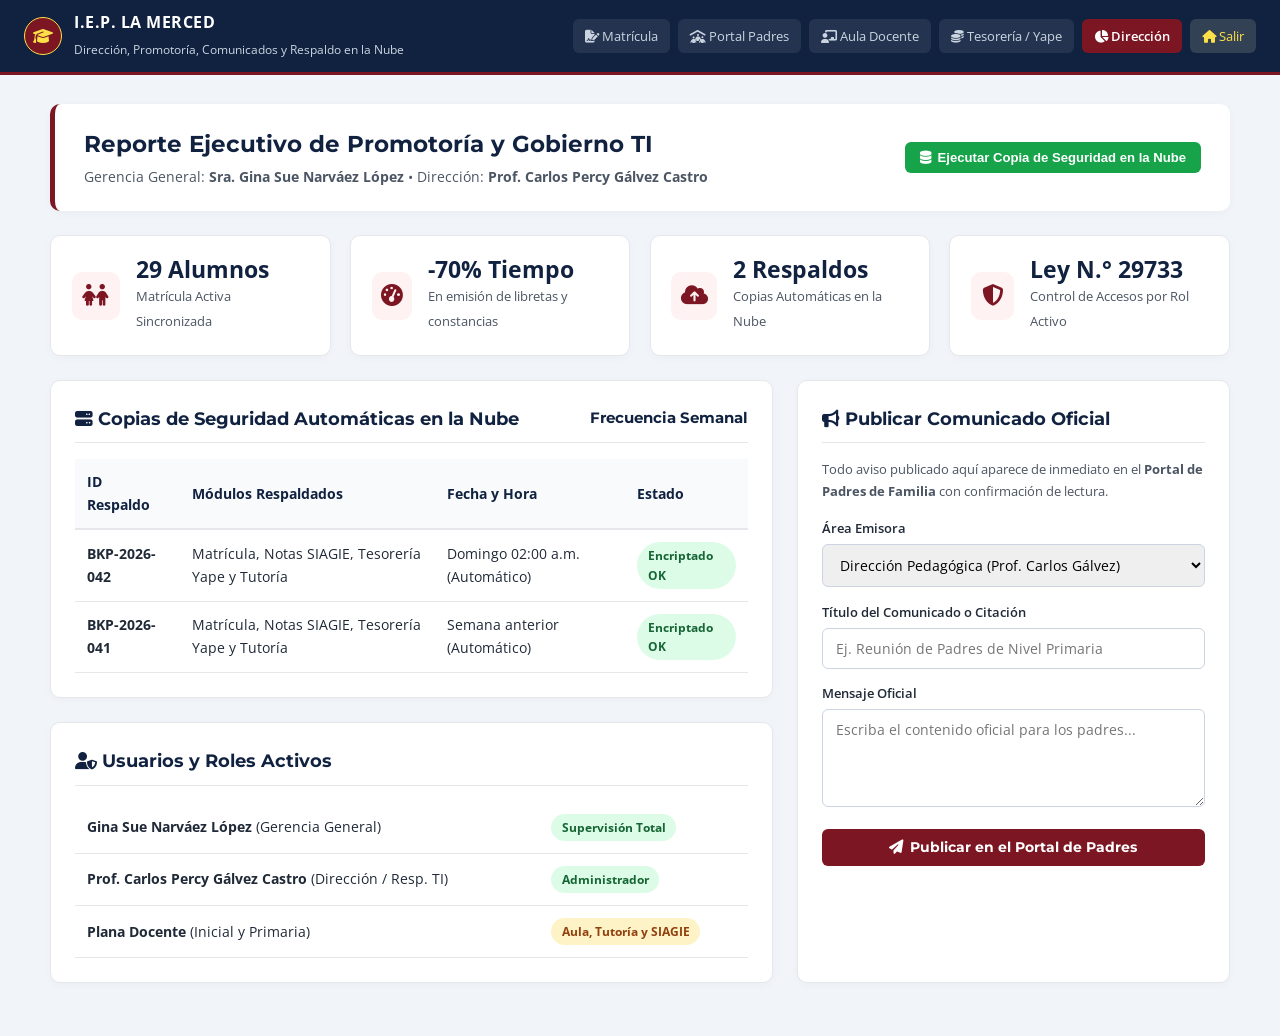
<file: admin-cloud.html>
<!DOCTYPE html>
<html lang="es">
<head>
    <meta charset="UTF-8">
    <meta name="viewport" content="width=device-width, initial-scale=1.0">
    <title>Panel Directivo y Seguridad Cloud | I.E.P. La Merced</title>
    <link rel="stylesheet" href="css/styles.css">
    <link rel="stylesheet" href="css/intranet.css">
    <link rel="stylesheet" href="https://cdnjs.cloudflare.com/ajax/libs/font-awesome/6.4.0/css/all.min.css">
    <link href="https://fonts.googleapis.com/css2?family=Montserrat:wght@600;700;800&family=Open+Sans:wght@400;600&display=swap" rel="stylesheet">
</head>
<body class="intranet-body">

    <header class="intra-topbar">
        <a href="index.html" class="intra-brand">
            <i class="fa-solid fa-graduation-cap"></i>
            <div>
                <strong>I.E.P. LA MERCED</strong>
                <span>Dirección, Promotoría, Comunicados y Respaldo en la Nube</span>
            </div>
        </a>
        <nav class="role-switcher">
            <a href="matricula.html"><i class="fa-solid fa-file-signature"></i> Matrícula</a>
            <a href="padres.html"><i class="fa-solid fa-people-roof"></i> Portal Padres</a>
            <a href="docente.html"><i class="fa-solid fa-chalkboard-user"></i> Aula Docente</a>
            <a href="pensiones.html"><i class="fa-solid fa-coins"></i> Tesorería / Yape</a>
            <a href="admin-cloud.html" class="active"><i class="fa-solid fa-chart-pie"></i> Dirección</a>
            <a href="index.html" class="btn-exit"><i class="fa-solid fa-house"></i> Salir</a>
        </nav>
    </header>

    <main class="intra-layout">
        <div class="page-header">
            <div>
                <h1>Reporte Ejecutivo de Promotoría y Gobierno TI</h1>
                <p>Gerencia General: <strong>Sra. Gina Sue Narváez López</strong> • Dirección: <strong>Prof. Carlos Percy Gálvez Castro</strong></p>
            </div>
            <div>
                <button onclick="ejecutarBackupManual()" class="btn-action btn-success">
                    <i class="fa-solid fa-database"></i> Ejecutar Copia de Seguridad en la Nube
                </button>
            </div>
        </div>

        <!-- INDICADORES DE GESTIÓN INSTITUCIONAL EN TIEMPO REAL -->
        <div class="kpi-grid">
            <div class="kpi-card">
                <div class="kpi-icon"><i class="fa-solid fa-children"></i></div>
                <div>
                    <strong id="kpiTotalAlumnos">29 Alumnos</strong>
                    <span>Matrícula Activa Sincronizada</span>
                </div>
            </div>
            <div class="kpi-card">
                <div class="kpi-icon"><i class="fa-solid fa-gauge-high"></i></div>
                <div>
                    <strong>-70% Tiempo</strong>
                    <span>En emisión de libretas y constancias</span>
                </div>
            </div>
            <div class="kpi-card">
                <div class="kpi-icon"><i class="fa-solid fa-cloud-arrow-up"></i></div>
                <div>
                    <strong id="kpiTotalBackups">2 Respaldos</strong>
                    <span>Copias Automáticas en la Nube</span>
                </div>
            </div>
            <div class="kpi-card">
                <div class="kpi-icon"><i class="fa-solid fa-shield-halved"></i></div>
                <div>
                    <strong>Ley N.° 29733</strong>
                    <span>Control de Accesos por Rol Activo</span>
                </div>
            </div>
        </div>

        <div class="panel-grid">
            <!-- HISTORIAL DE COPIAS DE SEGURIDAD AUTOMÁTICAS -->
            <div>
                <div class="panel-card">
                    <h3><span><i class="fa-solid fa-server"></i> Copias de Seguridad Automáticas en la Nube</span> <small>Frecuencia Semanal</small></h3>
                    <div class="table-responsive">
                        <table class="school-table">
                            <thead>
                                <tr>
                                    <th>ID Respaldo</th>
                                    <th>Módulos Respaldados</th>
                                    <th>Fecha y Hora</th>
                                    <th>Estado</th>
                                </tr>
                            </thead>
                            <tbody id="tbodyBackups"></tbody>
                        </table>
                    </div>
                    <div id="msgBackup" class="alert-banner"></div>
                </div>

                <div class="panel-card">
                    <h3><span><i class="fa-solid fa-user-shield"></i> Usuarios y Roles Activos</span></h3>
                    <table class="school-table">
                        <tbody>
                            <tr>
                                <td><strong>Gina Sue Narváez López</strong> (Gerencia General)</td>
                                <td><span class="badge badge-paid">Supervisión Total</span></td>
                            </tr>
                            <tr>
                                <td><strong>Prof. Carlos Percy Gálvez Castro</strong> (Dirección / Resp. TI)</td>
                                <td><span class="badge badge-paid">Administrador</span></td>
                            </tr>
                            <tr>
                                <td><strong>Plana Docente</strong> (Inicial y Primaria)</td>
                                <td><span class="badge badge-pending">Aula, Tutoría y SIAGIE</span></td>
                            </tr>
                        </tbody>
                    </table>
                </div>
            </div>

            <!-- PUBLICADOR DE COMUNICADOS OFICIALES PARA EL PORTAL DE PADRES -->
            <div class="panel-card">
                <h3><span><i class="fa-solid fa-bullhorn"></i> Publicar Comunicado Oficial</span></h3>
                <p style="font-size:0.84rem; color:#4b5563; margin-bottom:1rem;">Todo aviso publicado aquí aparece de inmediato en el <strong>Portal de Padres de Familia</strong> con confirmación de lectura.</p>

                <form id="formComunicado" onsubmit="publicarComunicadoNuevo(event)">
                    <div class="input-group">
                        <label>Área Emisora</label>
                        <select id="comAutor">
                            <option value="DIRECCIÓN PEDAGÓGICA: Prof. Carlos Percy Gálvez Castro">Dirección Pedagógica (Prof. Carlos Gálvez)</option>
                            <option value="GERENCIA GENERAL: Sra. Gina Sue Narváez López">Gerencia y Administración (Sra. Gina Narváez)</option>
                            <option value="DEPARTAMENTO DE TUTORÍA Y APOYO PSICOLÓGICO">Tutoría y Apoyo Psicológico</option>
                        </select>
                    </div>

                    <div class="input-group">
                        <label>Título del Comunicado o Citación</label>
                        <input type="text" id="comTitulo" placeholder="Ej. Reunión de Padres de Nivel Primaria" required>
                    </div>

                    <div class="input-group">
                        <label>Mensaje Oficial</label>
                        <textarea id="comContenido" rows="4" placeholder="Escriba el contenido oficial para los padres..." required></textarea>
                    </div>

                    <button type="submit" class="btn-intranet btn-full" style="justify-content:center;">
                        <i class="fa-solid fa-paper-plane"></i> Publicar en el Portal de Padres
                    </button>
                </form>

                <div id="msgComunicado" class="alert-banner"></div>
            </div>
        </div>
    </main>

    <script src="js/database.js"></script>
    <script>
        function renderAdminCloud() {
            const db = getDB();
            document.getElementById('kpiTotalAlumnos').textContent = `${25 + db.estudiantes.length} Alumnos`;
            document.getElementById('kpiTotalBackups').textContent = `${db.backups.length} Respaldos`;

            const tbody = document.getElementById('tbodyBackups');
            tbody.innerHTML = '';
            db.backups.forEach(b => {
                tbody.innerHTML += `
                    <tr>
                        <td><strong>${b.id}</strong></td>
                        <td>${b.modulos}</td>
                        <td>${b.fecha}</td>
                        <td><span class="badge badge-paid">${b.estado}</span></td>
                    </tr>
                `;
            });
        }

        function ejecutarBackupManual() {
            const db = getDB();
            const ahora = new Date().toLocaleString('es-PE');
            db.backups.unshift({
                id: `BKP-CLOUD-${Math.floor(100 + Math.random() * 900)}`,
                modulos: `Base de Datos Completa (${db.estudiantes.length} fichas activas, Yape y SIAGIE)`,
                fecha: ahora,
                estado: "Respaldado en Cloud"
            });
            saveDB(db);
            renderAdminCloud();

            const msg = document.getElementById('msgBackup');
            msg.style.display = 'block';
            msg.innerHTML = `<i class="fa-solid fa-circle-check"></i> Copia de seguridad completada (${ahora}). Cero riesgo de pérdida de información.`;
        }

        function publicarComunicadoNuevo(e) {
            e.preventDefault();
            const db = getDB();
            const autor = document.getElementById('comAutor').value;
            const titulo = document.getElementById('comTitulo').value;
            const contenido = document.getElementById('comContenido').value;

            db.comunicados.unshift({
                id: Date.now(),
                autor,
                fecha: "Publicado hoy",
                titulo,
                contenido,
                leido: false,
                color: "#7c1623"
            });

            saveDB(db);
            document.getElementById('formComunicado').reset();
            const msg = document.getElementById('msgComunicado');
            msg.style.display = 'block';
            msg.innerHTML = `<i class="fa-solid fa-circle-check"></i> Comunicado publicado. Ya puedes abrir la pestaña <strong>Portal Padres</strong> para verlo en el primer lugar del muro.`;
        }

        renderAdminCloud();
    </script>
</body>
</html>
</file>
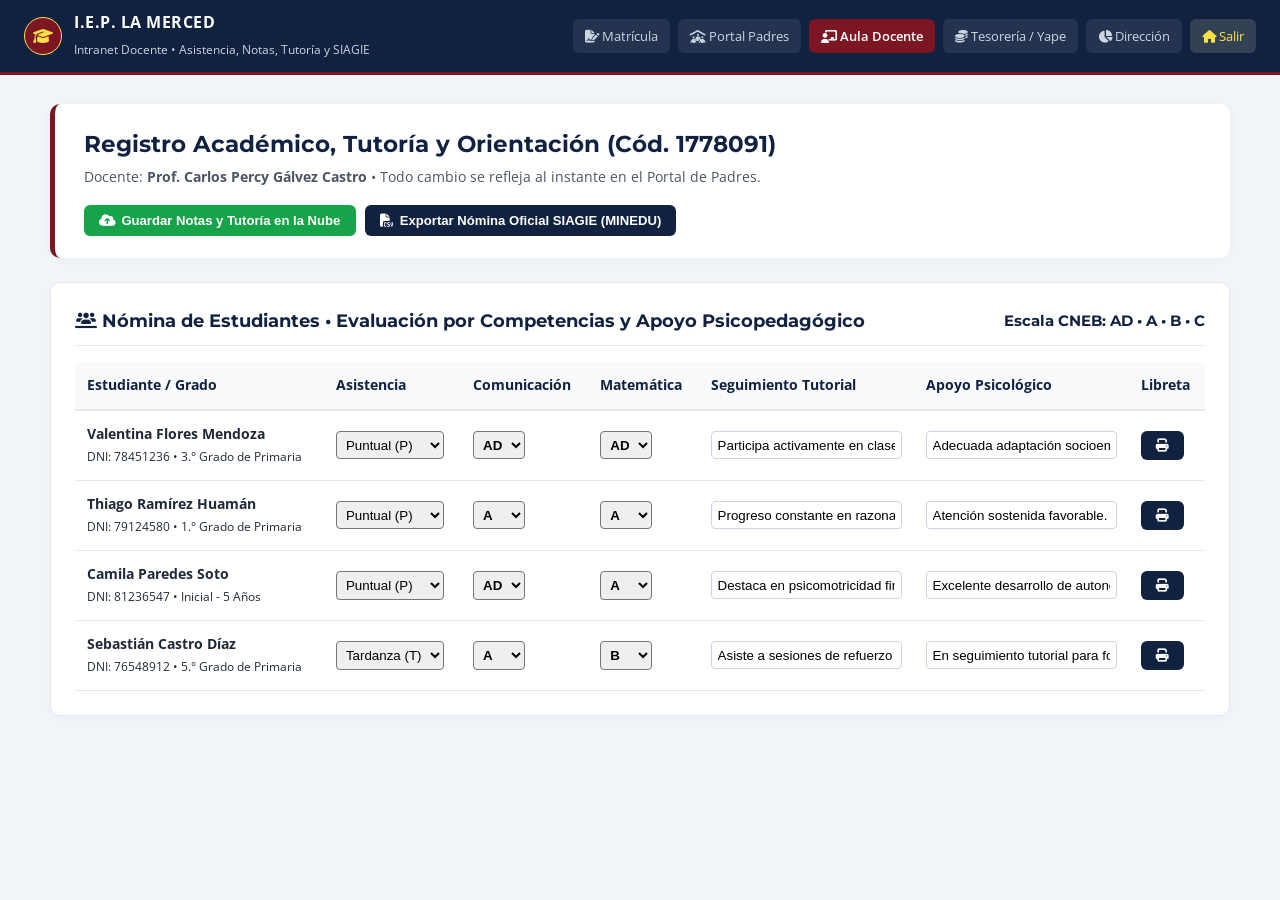
<file: docente.html>
<!DOCTYPE html>
<html lang="es">
<head>
    <meta charset="UTF-8">
    <meta name="viewport" content="width=device-width, initial-scale=1.0">
    <title>Intranet Docente, Tutoría y SIAGIE | I.E.P. La Merced</title>
    <link rel="stylesheet" href="css/styles.css">
    <link rel="stylesheet" href="css/intranet.css">
    <link rel="stylesheet" href="https://cdnjs.cloudflare.com/ajax/libs/font-awesome/6.4.0/css/all.min.css">
    <link href="https://fonts.googleapis.com/css2?family=Montserrat:wght@600;700;800&family=Open+Sans:wght@400;600&display=swap" rel="stylesheet">
</head>
<body class="intranet-body">

    <header class="intra-topbar">
        <a href="index.html" class="intra-brand">
            <i class="fa-solid fa-graduation-cap"></i>
            <div>
                <strong>I.E.P. LA MERCED</strong>
                <span>Intranet Docente • Asistencia, Notas, Tutoría y SIAGIE</span>
            </div>
        </a>
        <nav class="role-switcher">
            <a href="matricula.html"><i class="fa-solid fa-file-signature"></i> Matrícula</a>
            <a href="padres.html"><i class="fa-solid fa-people-roof"></i> Portal Padres</a>
            <a href="docente.html" class="active"><i class="fa-solid fa-chalkboard-user"></i> Aula Docente</a>
            <a href="pensiones.html"><i class="fa-solid fa-coins"></i> Tesorería / Yape</a>
            <a href="admin-cloud.html"><i class="fa-solid fa-chart-pie"></i> Dirección</a>
            <a href="index.html" class="btn-exit"><i class="fa-solid fa-house"></i> Salir</a>
        </nav>
    </header>

    <main class="intra-layout">
        <div class="page-header">
            <div>
                <h1>Registro Académico, Tutoría y Orientación (Cód. 1778091)</h1>
                <p>Docente: <strong>Prof. Carlos Percy Gálvez Castro</strong> • Todo cambio se refleja al instante en el Portal de Padres.</p>
            </div>
            <div style="display:flex; gap:0.6rem; flex-wrap:wrap;">
                <button onclick="guardarCambiosDocente()" class="btn-action btn-success">
                    <i class="fa-solid fa-cloud-arrow-up"></i> Guardar Notas y Tutoría en la Nube
                </button>
                <button onclick="exportarSIAGIE()" class="btn-action">
                    <i class="fa-solid fa-file-csv"></i> Exportar Nómina Oficial SIAGIE (MINEDU)
                </button>
            </div>
        </div>

        <div class="panel-card">
            <h3>
                <span><i class="fa-solid fa-users-line"></i> Nómina de Estudiantes • Evaluación por Competencias y Apoyo Psicopedagógico</span>
                <small>Escala CNEB: AD • A • B • C</small>
            </h3>

            <div class="table-responsive">
                <table class="school-table" id="tablaDocente">
                    <thead>
                        <tr>
                            <th>Estudiante / Grado</th>
                            <th>Asistencia</th>
                            <th>Comunicación</th>
                            <th>Matemática</th>
                            <th>Seguimiento Tutorial</th>
                            <th>Apoyo Psicológico</th>
                            <th>Libreta</th>
                        </tr>
                    </thead>
                    <tbody id="tbodyDocente"></tbody>
                </table>
            </div>

            <div id="msgDocente" class="alert-banner"></div>
        </div>
    </main>

    <script src="js/database.js"></script>
    <script>
        function renderAulaDocente() {
            const db = getDB();
            const tbody = document.getElementById('tbodyDocente');
            tbody.innerHTML = '';

            db.estudiantes.forEach((est, idx) => {
                tbody.innerHTML += `
                    <tr data-dni="${est.dni}">
                        <td><strong>${est.nombre}</strong><br><small>DNI: ${est.dni} • ${est.grado}</small></td>
                        <td>
                            <select class="in-asist" style="padding:0.3rem; border-radius:4px;">
                                <option value="P" ${est.asistencia === 'P' ? 'selected' : ''}>Puntual (P)</option>
                                <option value="T" ${est.asistencia === 'T' ? 'selected' : ''}>Tardanza (T)</option>
                                <option value="F" ${est.asistencia === 'F' ? 'selected' : ''}>Falta Justif.</option>
                            </select>
                        </td>
                        <td>
                            <select class="in-com" style="padding:0.3rem; border-radius:4px; font-weight:700;">
                                <option value="AD" ${est.comunicacion === 'AD' ? 'selected' : ''}>AD</option>
                                <option value="A" ${est.comunicacion === 'A' ? 'selected' : ''}>A</option>
                                <option value="B" ${est.comunicacion === 'B' ? 'selected' : ''}>B</option>
                            </select>
                        </td>
                        <td>
                            <select class="in-mat" style="padding:0.3rem; border-radius:4px; font-weight:700;">
                                <option value="AD" ${est.matematica === 'AD' ? 'selected' : ''}>AD</option>
                                <option value="A" ${est.matematica === 'A' ? 'selected' : ''}>A</option>
                                <option value="B" ${est.matematica === 'B' ? 'selected' : ''}>B</option>
                            </select>
                        </td>
                        <td>
                            <input type="text" class="in-tut" value="${est.tutoria}" style="width:100%; min-width:170px; padding:0.35rem; border:1px solid #cbd5e1; border-radius:4px;">
                        </td>
                        <td>
                            <input type="text" class="in-psi" value="${est.psicologia}" style="width:100%; min-width:170px; padding:0.35rem; border:1px solid #cbd5e1; border-radius:4px;">
                        </td>
                        <td>
                            <button onclick="imprimirLibretaOficial('${est.dni}')" class="btn-action" title="Imprimir Libreta Oficial">
                                <i class="fa-solid fa-print"></i>
                            </button>
                        </td>
                    </tr>
                `;
            });
        }

        function guardarCambiosDocente() {
            const db = getDB();
            const filas = document.querySelectorAll('#tbodyDocente tr');

            filas.forEach(tr => {
                const dni = tr.getAttribute('data-dni');
                const est = db.estudiantes.find(e => e.dni === dni);
                if (est) {
                    est.asistencia = tr.querySelector('.in-asist').value;
                    est.comunicacion = tr.querySelector('.in-com').value;
                    est.matematica = tr.querySelector('.in-mat').value;
                    est.tutoria = tr.querySelector('.in-tut').value;
                    est.psicologia = tr.querySelector('.in-psi').value;
                }
            });

            saveDB(db);
            const msg = document.getElementById('msgDocente');
            msg.style.display = 'block';
            msg.innerHTML = `<i class="fa-solid fa-circle-check"></i> Calificaciones, asistencia diaria y fichas de tutoría/psicología actualizadas en tiempo real para el Portal de Padres.`;
        }

        function exportarSIAGIE() {
            guardarCambiosDocente();
            const db = getDB();
            let csv = "DNI_ESTUDIANTE,APELLIDOS_NOMBRES,NIVEL_GRADO,ASISTENCIA,COMUNICACION,MATEMATICA,TUTORIA_PSICOLOGIA,CODIGO_MODULAR\n";
            db.estudiantes.forEach(e => {
                csv += `${e.dni},"${e.nombre}","${e.grado}",${e.asistencia},${e.comunicacion},${e.matematica},"${e.tutoria}",SIAGIE_1778091_UGEL01\n`;
            });

            const blob = new Blob([csv], { type: 'text/csv;charset=utf-8;' });
            const url = URL.createObjectURL(blob);
            const a = document.createElement('a');
            a.href = url;
            a.download = 'Consolidado_SIAGIE_IEP_LaMerced_1778091.csv';
            a.click();
        }

        renderAulaDocente();
    </script>
</body>
</html>
</file>
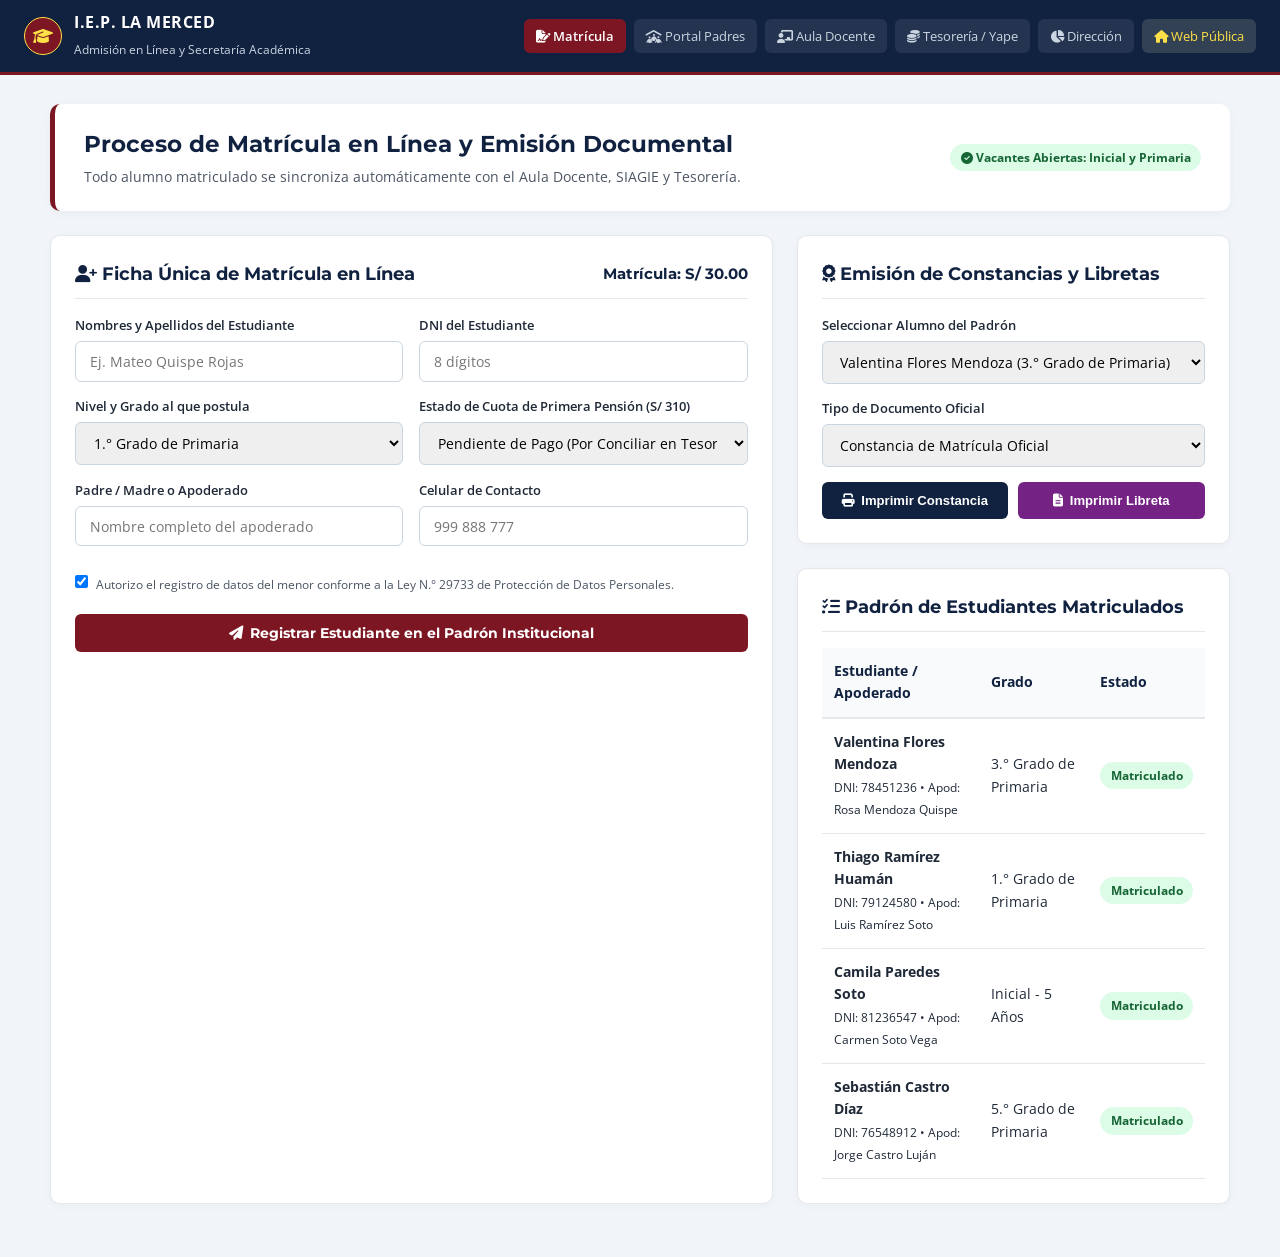
<file: matricula.html>
<!DOCTYPE html>
<html lang="es">
<head>
    <meta charset="UTF-8">
    <meta name="viewport" content="width=device-width, initial-scale=1.0">
    <title>Admisión y Secretaría Académica | I.E.P. La Merced</title>
    <link rel="stylesheet" href="css/styles.css">
    <link rel="stylesheet" href="css/intranet.css">
    <link rel="stylesheet" href="https://cdnjs.cloudflare.com/ajax/libs/font-awesome/6.4.0/css/all.min.css">
    <link href="https://fonts.googleapis.com/css2?family=Montserrat:wght@600;700;800&family=Open+Sans:wght@400;600&display=swap" rel="stylesheet">
</head>
<body class="intranet-body">

    <header class="intra-topbar">
        <a href="index.html" class="intra-brand">
            <i class="fa-solid fa-graduation-cap"></i>
            <div>
                <strong>I.E.P. LA MERCED</strong>
                <span>Admisión en Línea y Secretaría Académica</span>
            </div>
        </a>
        <nav class="role-switcher">
            <a href="matricula.html" class="active"><i class="fa-solid fa-file-signature"></i> Matrícula</a>
            <a href="padres.html"><i class="fa-solid fa-people-roof"></i> Portal Padres</a>
            <a href="docente.html"><i class="fa-solid fa-chalkboard-user"></i> Aula Docente</a>
            <a href="pensiones.html"><i class="fa-solid fa-coins"></i> Tesorería / Yape</a>
            <a href="admin-cloud.html"><i class="fa-solid fa-chart-pie"></i> Dirección</a>
            <a href="index.html" class="btn-exit"><i class="fa-solid fa-house"></i> Web Pública</a>
        </nav>
    </header>

    <main class="intra-layout">
        <div class="page-header">
            <div>
                <h1>Proceso de Matrícula en Línea y Emisión Documental</h1>
                <p>Todo alumno matriculado se sincroniza automáticamente con el Aula Docente, SIAGIE y Tesorería.</p>
            </div>
            <div>
                <span class="badge badge-paid"><i class="fa-solid fa-circle-check"></i> Vacantes Abiertas: Inicial y Primaria</span>
            </div>
        </div>

        <div class="panel-grid">
            <!-- FORMULARIO DE PRE-MATRÍCULA -->
            <div class="panel-card">
                <h3><span><i class="fa-solid fa-user-plus"></i> Ficha Única de Matrícula en Línea</span> <small>Matrícula: S/ 30.00</small></h3>
                <form id="formMatricula" onsubmit="registrarMatriculaReal(event)">
                    <div class="form-grid-2">
                        <div class="input-group">
                            <label>Nombres y Apellidos del Estudiante</label>
                            <input type="text" id="estNombre" placeholder="Ej. Mateo Quispe Rojas" required>
                        </div>
                        <div class="input-group">
                            <label>DNI del Estudiante</label>
                            <input type="text" id="estDni" maxlength="8" placeholder="8 dígitos" required>
                        </div>
                    </div>

                    <div class="form-grid-2">
                        <div class="input-group">
                            <label>Nivel y Grado al que postula</label>
                            <select id="estGrado" required>
                                <option value="Inicial - 3 Años">Inicial - 3 Años</option>
                                <option value="Inicial - 4 Años">Inicial - 4 Años</option>
                                <option value="Inicial - 5 Años">Inicial - 5 Años</option>
                                <option value="1.° Grado de Primaria" selected>1.° Grado de Primaria</option>
                                <option value="2.° Grado de Primaria">2.° Grado de Primaria</option>
                                <option value="3.° Grado de Primaria">3.° Grado de Primaria</option>
                                <option value="4.° Grado de Primaria">4.° Grado de Primaria</option>
                                <option value="5.° Grado de Primaria">5.° Grado de Primaria</option>
                                <option value="6.° Grado de Primaria">6.° Grado de Primaria</option>
                            </select>
                        </div>
                        <div class="input-group">
                            <label>Estado de Cuota de Primera Pensión (S/ 310)</label>
                            <select id="estEstadoPension">
                                <option value="Por Conciliar">Pendiente de Pago (Por Conciliar en Tesorería)</option>
                                <option value="Conciliado">Pagado con Yape al Matricular</option>
                            </select>
                        </div>
                    </div>

                    <div class="form-grid-2">
                        <div class="input-group">
                            <label>Padre / Madre o Apoderado</label>
                            <input type="text" id="apoNombre" placeholder="Nombre completo del apoderado" required>
                        </div>
                        <div class="input-group">
                            <label>Celular de Contacto</label>
                            <input type="tel" id="apoCelular" placeholder="999 888 777" required>
                        </div>
                    </div>

                    <div class="privacy-notice">
                        <input type="checkbox" checked required>
                        <label>Autorizo el registro de datos del menor conforme a la Ley N.° 29733 de Protección de Datos Personales.</label>
                    </div>

                    <button type="submit" class="btn-intranet btn-full">
                        <i class="fa-solid fa-paper-plane"></i> Registrar Estudiante en el Padrón Institucional
                    </button>
                </form>

                <div id="msgMatricula" class="alert-banner"></div>
            </div>

            <!-- EMISIÓN DE CONSTANCIAS DIGITALES Y PADRÓN EN VIVO -->
            <div>
                <div class="panel-card">
                    <h3><span><i class="fa-solid fa-award"></i> Emisión de Constancias y Libretas</span></h3>
                    <div class="input-group">
                        <label>Seleccionar Alumno del Padrón</label>
                        <select id="selectAlumnoConstancia"></select>
                    </div>

                    <div class="input-group">
                        <label>Tipo de Documento Oficial</label>
                        <select id="tipoDocumento">
                            <option value="CONSTANCIA DE MATRÍCULA">Constancia de Matrícula Oficial</option>
                            <option value="CONSTANCIA DE ESTUDIOS">Constancia de Estudios Regular</option>
                            <option value="CONSTANCIA DE NO ADEUDO">Constancia de No Adeudo de Pensiones</option>
                        </select>
                    </div>

                    <div style="display:flex; gap:0.6rem; flex-wrap:wrap;">
                        <button onclick="emitirConstancia()" class="btn-action" style="flex:1; justify-content:center; padding:0.7rem;">
                            <i class="fa-solid fa-print"></i> Imprimir Constancia
                        </button>
                        <button onclick="imprimirLibretaSeleccionada()" class="btn-action btn-yape" style="flex:1; justify-content:center; padding:0.7rem;">
                            <i class="fa-solid fa-file-lines"></i> Imprimir Libreta
                        </button>
                    </div>
                </div>

                <div class="panel-card">
                    <h3><span><i class="fa-solid fa-list-check"></i> Padrón de Estudiantes Matriculados</span></h3>
                    <div class="table-responsive">
                        <table class="school-table">
                            <thead>
                                <tr>
                                    <th>Estudiante / Apoderado</th>
                                    <th>Grado</th>
                                    <th>Estado</th>
                                </tr>
                            </thead>
                            <tbody id="tbodyMatriculas"></tbody>
                        </table>
                    </div>
                </div>
            </div>
        </div>
    </main>

    <script src="js/database.js"></script>
    <script>
        function renderMatriculas() {
            const db = getDB();
            const tbody = document.getElementById('tbodyMatriculas');
            const select = document.getElementById('selectAlumnoConstancia');
            tbody.innerHTML = '';
            select.innerHTML = '';

            db.estudiantes.forEach(est => {
                tbody.innerHTML += `
                    <tr>
                        <td><strong>${est.nombre}</strong><br><small>DNI: ${est.dni} • Apod: ${est.apoderado}</small></td>
                        <td>${est.grado}</td>
                        <td><span class="badge badge-paid">Matriculado</span></td>
                    </tr>
                `;
                select.innerHTML += `<option value="${est.dni}">${est.nombre} (${est.grado})</option>`;
            });
        }

        function registrarMatriculaReal(e) {
            e.preventDefault();
            const db = getDB();
            const nombre = document.getElementById('estNombre').value;
            const dni = document.getElementById('estDni').value;
            const grado = document.getElementById('estGrado').value;
            const apoderado = document.getElementById('apoNombre').value;
            const celular = document.getElementById('apoCelular').value;
            const estadoPension = document.getElementById('estEstadoPension').value;

            db.estudiantes.unshift({
                dni,
                nombre,
                grado,
                apoderado,
                celular,
                asistencia: "P",
                comunicacion: "A",
                matematica: "A",
                personal: "A",
                ciencia: "A",
                tutoria: "Estudiante incorporado satisfactoriamente al grupo reducido del aula.",
                psicologia: "Evaluación diagnóstica de bienvenida completada favorablemente.",
                estadoPension: estadoPension,
                operacionYape: estadoPension === "Conciliado" ? "Yape #8910452" : "Pendiente de pago",
                montoPension: 310
            });

            saveDB(db);
            renderMatriculas();

            const msg = document.getElementById('msgMatricula');
            msg.style.display = 'block';
            msg.innerHTML = `<i class="fa-solid fa-circle-check"></i> <strong>${nombre}</strong> ha sido matriculado(a). Ya figura en el Aula Docente, en el Portal Familiar y en Tesorería.`;
            document.getElementById('formMatricula').reset();
        }

        function imprimirLibretaSeleccionada() {
            const dni = document.getElementById('selectAlumnoConstancia').value;
            imprimirLibretaOficial(dni);
        }

        function emitirConstancia() {
            const dni = document.getElementById('selectAlumnoConstancia').value;
            const db = getDB();
            const est = db.estudiantes.find(e => e.dni === dni) || db.estudiantes[0];
            const tipo = document.getElementById('tipoDocumento').value;
            const fecha = new Date().toLocaleDateString('es-PE', { day: '2-digit', month: 'long', year: 'numeric' });

            const ventana = window.open('', '_blank', 'width=800,height=700');
            ventana.document.write(`
                <html>
                <head>
                    <title>${tipo} - I.E.P. La Merced</title>
                    <style>
                        body { font-family: Georgia, serif; padding: 50px; color: #111; line-height: 1.8; }
                        .header { text-align: center; border-bottom: 3px double #7c1623; padding-bottom: 15px; margin-bottom: 35px; }
                        .header h2 { margin: 0; color: #7c1623; }
                        .header p { margin: 3px 0; font-size: 13px; color: #444; }
                        h1 { text-align: center; text-decoration: underline; font-size: 22px; margin: 30px 0; }
                        .content { font-size: 16px; text-align: justify; margin: 30px 0; }
                        .firma { margin-top: 90px; text-align: center; }
                        .firma-linea { width: 260px; border-top: 1px solid #000; margin: 0 auto 5px; }
                    </style>
                </head>
                <body>
                    <div class="header">
                        <h2>INSTITUCIÓN EDUCATIVA PARTICULAR "LA MERCED"</h2>
                        <p>Corporación Educativa La Merced S.R.L. • RUC: 20601528631</p>
                        <p>Av. El Triunfo N.° 1250, Mz. I Lote 18 – Villa María del Triunfo | UGEL 01 • Cód. Modular: 1778091</p>
                    </div>
                    <h1>${tipo}</h1>
                    <div class="content">
                        <p>El Director de la <strong>Institución Educativa Particular "La Merced"</strong> de Villa María del Triunfo, que suscribe, deja constancia que:</p>
                        <p style="text-align:center; font-size:19px;"><strong>${est.nombre.toUpperCase()}</strong></p>
                        <p>Identificado(a) con DNI N.° <strong>${est.dni}</strong>, se encuentra debidamente matriculado(a) en nuestra institución educativa en el nivel y grado correspondiente a: <strong>${est.grado}</strong> (Turno Mañana), conforme a las nóminas oficiales del sistema SIAGIE del Ministerio de Educación.</p>
                        <p>Se expide la presente constancia a solicitud del padre de familia o apoderado (${est.apoderado}) para los fines que estime conveniente.</p>
                        <p style="text-align:right; margin-top:40px;">Villa María del Triunfo, ${fecha}.</p>
                    </div>
                    <div class="firma">
                        <div class="firma-linea"></div>
                        <strong>Prof. Carlos Percy Gálvez Castro</strong><br>
                        Director de la I.E.P. La Merced
                    </div>
                    <script>window.print();<\/script>
                </body>
                </html>
            `);
            ventana.document.close();
        }

        renderMatriculas();
    </script>
</body>
</html>
</file>
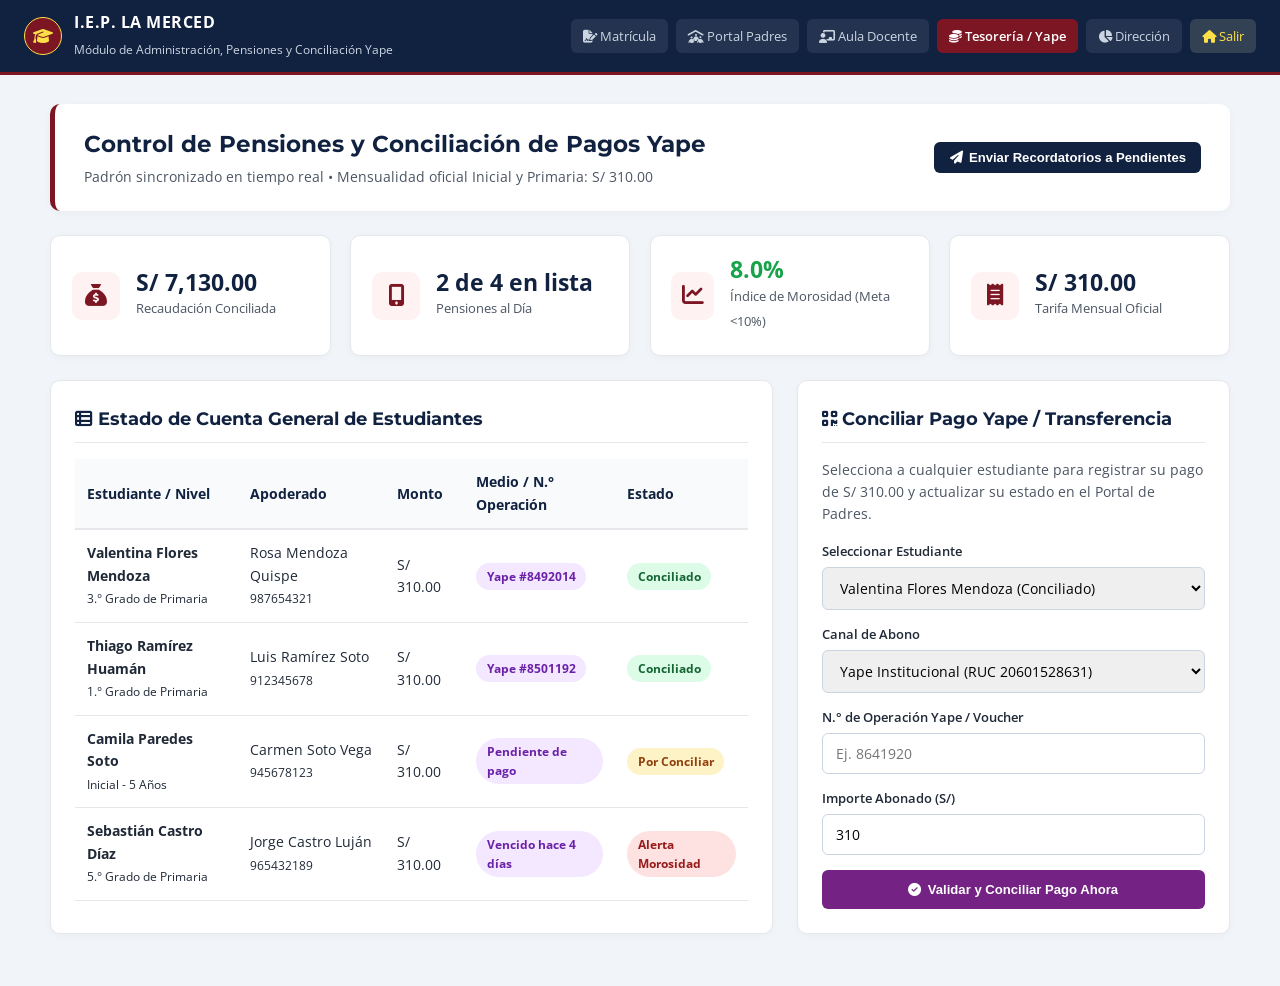
<file: pensiones.html>
<!DOCTYPE html>
<html lang="es">
<head>
    <meta charset="UTF-8">
    <meta name="viewport" content="width=device-width, initial-scale=1.0">
    <title>Tesorería y Conciliación Yape | I.E.P. La Merced</title>
    <link rel="stylesheet" href="css/styles.css">
    <link rel="stylesheet" href="css/intranet.css">
    <link rel="stylesheet" href="https://cdnjs.cloudflare.com/ajax/libs/font-awesome/6.4.0/css/all.min.css">
    <link href="https://fonts.googleapis.com/css2?family=Montserrat:wght@600;700;800&family=Open+Sans:wght@400;600&display=swap" rel="stylesheet">
</head>
<body class="intranet-body">

    <header class="intra-topbar">
        <a href="index.html" class="intra-brand">
            <i class="fa-solid fa-graduation-cap"></i>
            <div>
                <strong>I.E.P. LA MERCED</strong>
                <span>Módulo de Administración, Pensiones y Conciliación Yape</span>
            </div>
        </a>
        <nav class="role-switcher">
            <a href="matricula.html"><i class="fa-solid fa-file-signature"></i> Matrícula</a>
            <a href="padres.html"><i class="fa-solid fa-people-roof"></i> Portal Padres</a>
            <a href="docente.html"><i class="fa-solid fa-chalkboard-user"></i> Aula Docente</a>
            <a href="pensiones.html" class="active"><i class="fa-solid fa-coins"></i> Tesorería / Yape</a>
            <a href="admin-cloud.html"><i class="fa-solid fa-chart-pie"></i> Dirección</a>
            <a href="index.html" class="btn-exit"><i class="fa-solid fa-house"></i> Salir</a>
        </nav>
    </header>

    <main class="intra-layout">
        <div class="page-header">
            <div>
                <h1>Control de Pensiones y Conciliación de Pagos Yape</h1>
                <p>Padrón sincronizado en tiempo real • Mensualidad oficial Inicial y Primaria: S/ 310.00</p>
            </div>
            <div>
                <button onclick="enviarRecordatoriosMasivos()" class="btn-action">
                    <i class="fa-solid fa-paper-plane"></i> Enviar Recordatorios a Pendientes
                </button>
            </div>
        </div>

        <div class="kpi-grid">
            <div class="kpi-card">
                <div class="kpi-icon"><i class="fa-solid fa-sack-dollar"></i></div>
                <div>
                    <strong id="kpiRecaudado">S/ 0.00</strong>
                    <span>Recaudación Conciliada</span>
                </div>
            </div>
            <div class="kpi-card">
                <div class="kpi-icon"><i class="fa-solid fa-mobile-screen-button"></i></div>
                <div>
                    <strong id="kpiPagadosCount">0 Alumnos</strong>
                    <span>Pensiones al Día</span>
                </div>
            </div>
            <div class="kpi-card">
                <div class="kpi-icon"><i class="fa-solid fa-chart-line"></i></div>
                <div>
                    <strong id="kpiMorosidad" style="color:#16a34a;">0%</strong>
                    <span>Índice de Morosidad (Meta &lt;10%)</span>
                </div>
            </div>
            <div class="kpi-card">
                <div class="kpi-icon"><i class="fa-solid fa-receipt"></i></div>
                <div>
                    <strong>S/ 310.00</strong>
                    <span>Tarifa Mensual Oficial</span>
                </div>
            </div>
        </div>

        <div class="panel-grid">
            <!-- TABLA DE CONTROL DE PENSIONES EN VIVO -->
            <div class="panel-card">
                <h3><span><i class="fa-solid fa-table-list"></i> Estado de Cuenta General de Estudiantes</span></h3>
                <div class="table-responsive">
                    <table class="school-table">
                        <thead>
                            <tr>
                                <th>Estudiante / Nivel</th>
                                <th>Apoderado</th>
                                <th>Monto</th>
                                <th>Medio / N.° Operación</th>
                                <th>Estado</th>
                            </tr>
                        </thead>
                        <tbody id="tbodyPensiones"></tbody>
                    </table>
                </div>
                <div id="alertaRecordatorio" class="alert-banner"></div>
            </div>

            <!-- VALIDADOR Y CONCILIADOR YAPE -->
            <div class="panel-card">
                <h3><span><i class="fa-solid fa-qrcode"></i> Conciliar Pago Yape / Transferencia</span></h3>
                <p style="font-size:0.85rem; color:#4b5563; margin-bottom:1rem;">Selecciona a cualquier estudiante para registrar su pago de S/ 310.00 y actualizar su estado en el Portal de Padres.</p>

                <form onsubmit="conciliarYapeReal(event)">
                    <div class="input-group">
                        <label>Seleccionar Estudiante</label>
                        <select id="selectAlumnoDeuda" required></select>
                    </div>

                    <div class="input-group">
                        <label>Canal de Abono</label>
                        <select id="canalPago">
                            <option value="Yape">Yape Institucional (RUC 20601528631)</option>
                            <option value="Transferencia">Transferencia Bancaria / Plin</option>
                            <option value="Secretaría">Efectivo en Secretaría</option>
                        </select>
                    </div>

                    <div class="input-group">
                        <label>N.° de Operación Yape / Voucher</label>
                        <input type="text" id="numOperacion" placeholder="Ej. 8641920" required>
                    </div>

                    <div class="input-group">
                        <label>Importe Abonado (S/)</label>
                        <input type="number" value="310" readonly>
                    </div>

                    <button type="submit" class="btn-action btn-yape btn-full" style="justify-content:center; padding:0.75rem;">
                        <i class="fa-solid fa-check-circle"></i> Validar y Conciliar Pago Ahora
                    </button>
                </form>
            </div>
        </div>
    </main>

    <script src="js/database.js"></script>
    <script>
        function renderPensiones() {
            const db = getDB();
            const tbody = document.getElementById('tbodyPensiones');
            const select = document.getElementById('selectAlumnoDeuda');
            tbody.innerHTML = '';
            select.innerHTML = '';

            let pagados = 0;
            db.estudiantes.forEach(est => {
                if (est.estadoPension === 'Conciliado') pagados++;

                const badgeClass = est.estadoPension === 'Conciliado' ? 'badge-paid' : est.estadoPension === 'Por Conciliar' ? 'badge-pending' : 'badge-late';

                tbody.innerHTML += `
                    <tr>
                        <td><strong>${est.nombre}</strong><br><small>${est.grado}</small></td>
                        <td>${est.apoderado}<br><small>${est.celular}</small></td>
                        <td>S/ 310.00</td>
                        <td><span class="badge badge-yape">${est.operacionYape}</span></td>
                        <td><span class="badge ${badgeClass}">${est.estadoPension}</span></td>
                    </tr>
                `;

                select.innerHTML += `<option value="${est.dni}">${est.nombre} (${est.estadoPension})</option>`;
            });

            const recaudado = 6510 + (pagados * 310);
            const pendientes = db.estudiantes.length - pagados;
            const morosidad = ((pendientes / (db.estudiantes.length + 21)) * 100).toFixed(1);

            document.getElementById('kpiRecaudado').textContent = `S/ ${recaudado.toLocaleString('es-PE')}.00`;
            document.getElementById('kpiPagadosCount').textContent = `${pagados} de ${db.estudiantes.length} en lista`;
            document.getElementById('kpiMorosidad').textContent = `${morosidad}%`;
        }

        function conciliarYapeReal(e) {
            e.preventDefault();
            const db = getDB();
            const dni = document.getElementById('selectAlumnoDeuda').value;
            const numOp = document.getElementById('numOperacion').value;
            const canal = document.getElementById('canalPago').value;

            const est = db.estudiantes.find(item => item.dni === dni);
            if (est) {
                est.estadoPension = "Conciliado";
                est.operacionYape = `${canal} #${numOp}`;
                saveDB(db);
            }

            renderPensiones();
            const alerta = document.getElementById('alertaRecordatorio');
            alerta.style.display = 'block';
            alerta.innerHTML = `<i class="fa-solid fa-circle-check"></i> Abono #${numOp} conciliado para <strong>${est.nombre}</strong>. El estado de cuenta ya figura al día en el Portal de Padres.`;
            document.getElementById('numOperacion').value = '';
        }

        function enviarRecordatoriosMasivos() {
            const alerta = document.getElementById('alertaRecordatorio');
            alerta.style.display = 'block';
            alerta.innerHTML = `<i class="fa-solid fa-bell"></i> Se enviaron notificaciones preventivas de vencimiento a los apoderados con cuotas por conciliar.`;
        }

        renderPensiones();
    </script>
</body>
</html>
</file>
<file: css/styles.css>
:root {
    --burgundy: #7c1623;
    --burgundy-dark: #580e18;
    --navy: #112240;
    --gold: #d97706;
    --gold-bright: #f59e0b;
    --cream: #fdfbf7;
    --text-dark: #1f2937;
    --text-gray: #4b5563;
    --border-light: #e5e7eb;
    --white: #ffffff;
}

* {
    margin: 0;
    padding: 0;
    box-sizing: border-box;
}

body {
    font-family: 'Open Sans', sans-serif;
    color: var(--text-dark);
    background-color: var(--white);
    line-height: 1.6;
}

h1, h2, h3, h4, .logo-main, .btn-matricula, .btn-intranet, .btn-gold {
    font-family: 'Montserrat', sans-serif;
}

.container {
    max-width: 1180px;
    margin: 0 auto;
    padding: 0 1.25rem;
}

/* TOPBAR */
.topbar {
    background-color: var(--navy);
    color: #e2e8f0;
    font-size: 0.82rem;
    padding: 0.45rem 0;
}

.topbar-inner {
    display: flex;
    justify-content: space-between;
    align-items: center;
    flex-wrap: wrap;
    gap: 0.5rem;
}

.topbar-left span {
    margin-right: 1.2rem;
}

.topbar i {
    color: var(--gold-bright);
    margin-right: 0.3rem;
}

.topbar-link {
    color: #fde68a;
    text-decoration: none;
    font-weight: 600;
    margin-left: 1rem;
}

/* HEADER */
.header {
    background: var(--white);
    border-bottom: 3px solid var(--burgundy);
    position: sticky;
    top: 0;
    z-index: 100;
    box-shadow: 0 4px 15px rgba(0,0,0,0.06);
}

.header-inner {
    display: flex;
    justify-content: space-between;
    align-items: center;
    height: 82px;
}

.logo {
    display: flex;
    align-items: center;
    gap: 0.85rem;
    text-decoration: none;
}

.logo-shield {
    width: 48px;
    height: 48px;
    background: var(--burgundy);
    color: var(--white);
    border: 2px solid var(--gold-bright);
    border-radius: 50%;
    display: flex;
    align-items: center;
    justify-content: center;
    font-size: 1.35rem;
}

.logo-sub {
    display: block;
    font-size: 0.65rem;
    font-weight: 700;
    color: var(--text-gray);
    letter-spacing: 0.5px;
}

.logo-main {
    display: block;
    font-size: 1.45rem;
    font-weight: 800;
    color: var(--burgundy);
    line-height: 1.1;
}

.nav {
    display: flex;
    align-items: center;
    gap: 1.2rem;
}

.nav a {
    text-decoration: none;
    color: var(--text-dark);
    font-weight: 600;
    font-size: 0.9rem;
    transition: color 0.2s;
}

.nav a:hover {
    color: var(--burgundy);
}

.btn-matricula {
    background-color: var(--gold-bright);
    color: var(--navy) !important;
    padding: 0.55rem 1.1rem;
    border-radius: 6px;
    font-weight: 700 !important;
}

.btn-intranet {
    background-color: var(--burgundy);
    color: var(--white);
    border: none;
    padding: 0.6rem 1.2rem;
    border-radius: 6px;
    font-weight: 700;
    font-size: 0.9rem;
    cursor: pointer;
    display: inline-flex;
    align-items: center;
    gap: 0.45rem;
    transition: background 0.2s;
}

.btn-intranet:hover {
    background-color: var(--burgundy-dark);
}

/* HERO */
.hero {
    position: relative;
    background: url('https://images.unsplash.com/photo-1577896851231-70ef18881754?auto=format&fit=crop&w=1600&q=80') center/cover no-repeat;
    min-height: 520px;
    display: flex;
    align-items: center;
    padding: 4rem 0;
}

.hero-overlay {
    position: absolute;
    inset: 0;
    background: linear-gradient(90deg, rgba(17, 34, 64, 0.92) 0%, rgba(124, 22, 35, 0.78) 100%);
}

.hero-content {
    position: relative;
    z-index: 2;
}

.hero-box {
    max-width: 650px;
    color: var(--white);
}

.hero-tag {
    display: inline-block;
    background: var(--gold-bright);
    color: var(--navy);
    font-weight: 800;
    font-size: 0.78rem;
    padding: 0.3rem 0.85rem;
    border-radius: 4px;
    margin-bottom: 1rem;
}

.hero-box h1 {
    font-size: 2.6rem;
    font-weight: 800;
    line-height: 1.2;
    margin-bottom: 1.1rem;
}

.hero-box h1 span {
    color: #fde047;
}

.hero-box p {
    font-size: 1.08rem;
    color: #f1f5f9;
    margin-bottom: 2rem;
}

.hero-buttons {
    display: flex;
    gap: 1rem;
    flex-wrap: wrap;
}

.btn-gold {
    background: var(--gold-bright);
    color: var(--navy);
    text-decoration: none;
    padding: 0.85rem 1.6rem;
    border-radius: 6px;
    font-weight: 700;
    display: inline-flex;
    align-items: center;
    gap: 0.5rem;
}

.btn-white-outline {
    border: 2px solid var(--white);
    color: var(--white);
    text-decoration: none;
    padding: 0.85rem 1.6rem;
    border-radius: 6px;
    font-weight: 600;
    display: inline-flex;
    align-items: center;
    gap: 0.5rem;
}

/* HIGHLIGHTS BAR */
.highlights {
    margin-top: -40px;
    position: relative;
    z-index: 10;
}

.highlights-grid {
    display: grid;
    grid-template-columns: repeat(auto-fit, minmax(290px, 1fr));
    gap: 1.2rem;
}

.highlight-item {
    background: var(--white);
    padding: 1.5rem;
    border-radius: 10px;
    box-shadow: 0 10px 25px rgba(0,0,0,0.08);
    border-top: 4px solid var(--burgundy);
    display: flex;
    gap: 1rem;
    align-items: flex-start;
}

.hl-icon {
    font-size: 1.8rem;
    color: var(--burgundy);
}

.highlight-item h3 {
    font-size: 1.05rem;
    margin-bottom: 0.25rem;
    color: var(--navy);
}

.highlight-item p {
    font-size: 0.88rem;
    color: var(--text-gray);
}

/* SECCIÓN NOSOTROS */
.section {
    padding: 4.5rem 0;
}

.bg-cream {
    background-color: var(--cream);
}

.about-grid {
    display: grid;
    grid-template-columns: 0.95fr 1.05fr;
    gap: 3rem;
    align-items: center;
}

.about-images {
    position: relative;
}

.img-main {
    width: 100%;
    border-radius: 12px;
    box-shadow: 0 15px 30px rgba(0,0,0,0.12);
}

.experience-badge {
    position: absolute;
    bottom: -15px;
    right: 20px;
    background: var(--burgundy);
    color: var(--white);
    padding: 1rem 1.4rem;
    border-radius: 10px;
    box-shadow: 0 8px 20px rgba(0,0,0,0.2);
}

.experience-badge strong {
    display: block;
    font-size: 1.3rem;
    color: #fde047;
}

.experience-badge span {
    font-size: 0.8rem;
}

.sub-heading {
    display: inline-block;
    color: var(--burgundy);
    font-weight: 700;
    font-size: 0.85rem;
    text-transform: uppercase;
    letter-spacing: 1px;
    margin-bottom: 0.4rem;
}

.about-text h2, .section-title h2 {
    font-size: 2rem;
    color: var(--navy);
    margin-bottom: 1rem;
    line-height: 1.25;
}

.about-text p {
    margin-bottom: 1rem;
    color: var(--text-gray);
}

.mission-vision-boxes {
    display: grid;
    grid-template-columns: 1fr 1fr;
    gap: 1rem;
    margin: 1.5rem 0;
}

.mv-box {
    background: var(--cream);
    padding: 1.1rem;
    border-radius: 8px;
    border-left: 4px solid var(--gold-bright);
}

.mv-box h4 {
    color: var(--navy);
    font-size: 0.95rem;
    margin-bottom: 0.35rem;
}

.mv-box p {
    font-size: 0.85rem;
    margin: 0;
}

.directors-signature {
    display: flex;
    gap: 2rem;
    padding-top: 1rem;
    border-top: 1px solid var(--border-light);
}

.directors-signature strong {
    display: block;
    font-size: 0.92rem;
    color: var(--navy);
}

.directors-signature span {
    font-size: 0.8rem;
    color: var(--text-gray);
}

/* NIVELES */
.section-title {
    text-align: center;
    max-width: 680px;
    margin: 0 auto 3rem;
}

.levels-grid {
    display: grid;
    grid-template-columns: repeat(auto-fit, minmax(340px, 1fr));
    gap: 2rem;
}

.level-card {
    background: var(--white);
    border-radius: 12px;
    overflow: hidden;
    border: 1px solid var(--border-light);
    box-shadow: 0 6px 18px rgba(0,0,0,0.05);
}

.level-card img {
    width: 100%;
    height: 230px;
    object-fit: cover;
}

.level-body {
    padding: 1.8rem;
}

.level-tag {
    background: #fef3c7;
    color: #92400e;
    font-weight: 700;
    font-size: 0.78rem;
    padding: 0.25rem 0.7rem;
    border-radius: 4px;
}

.level-body h3 {
    font-size: 1.4rem;
    color: var(--navy);
    margin: 0.6rem 0;
}

.level-list {
    list-style: none;
    margin: 1.2rem 0 1.5rem;
    font-size: 0.9rem;
}

.level-list li {
    margin-bottom: 0.45rem;
}

.level-list i {
    color: var(--burgundy);
    margin-right: 0.4rem;
}

.btn-card {
    display: block;
    text-align: center;
    background: var(--navy);
    color: var(--white);
    text-decoration: none;
    padding: 0.75rem;
    border-radius: 6px;
    font-weight: 700;
}

.btn-card:hover {
    background: var(--burgundy);
}

/* SERVICIOS DE INTRANET */
.services-grid {
    display: grid;
    grid-template-columns: repeat(auto-fit, minmax(250px, 1fr));
    gap: 1.5rem;
}

.service-box {
    background: var(--white);
    border: 1px solid var(--border-light);
    padding: 1.8rem 1.5rem;
    border-radius: 10px;
    text-decoration: none;
    color: var(--text-dark);
    transition: all 0.25s ease;
    display: flex;
    flex-direction: column;
    justify-content: space-between;
}

.service-box:hover {
    border-color: var(--burgundy);
    transform: translateY(-5px);
    box-shadow: 0 12px 24px rgba(124, 22, 35, 0.1);
}

.srv-icon {
    width: 50px;
    height: 50px;
    background: #fce7f3;
    color: var(--burgundy);
    border-radius: 10px;
    display: flex;
    align-items: center;
    justify-content: center;
    font-size: 1.4rem;
    margin-bottom: 1rem;
}

.service-box h3 {
    font-size: 1.1rem;
    color: var(--navy);
    margin-bottom: 0.5rem;
}

.service-box p {
    font-size: 0.88rem;
    color: var(--text-gray);
    margin-bottom: 1.2rem;
}

.srv-link {
    font-size: 0.85rem;
    font-weight: 700;
    color: var(--burgundy);
}

/* ADMISIÓN Y PENSIONES */
.bg-navy {
    background-color: var(--navy);
    color: var(--white);
}

.gold-text {
    color: var(--gold-bright);
}

.admision-grid {
    display: grid;
    grid-template-columns: 1.1fr 0.9fr;
    gap: 3rem;
    align-items: center;
}

.admision-info h2 {
    font-size: 2rem;
    margin-bottom: 1rem;
}

.Requirements-box {
    background: rgba(255,255,255,0.06);
    padding: 1.3rem;
    border-radius: 8px;
    margin: 1.5rem 0;
}

.Requirements-box h4 {
    color: #fde047;
    margin-bottom: 0.6rem;
}

.Requirements-box ul {
    padding-left: 1.2rem;
    font-size: 0.9rem;
}

.sibling-benefit {
    display: flex;
    align-items: center;
    gap: 1rem;
    background: rgba(245, 158, 11, 0.15);
    border: 1px solid var(--gold-bright);
    padding: 1rem;
    border-radius: 8px;
    font-size: 0.9rem;
}

.sibling-benefit i {
    font-size: 1.6rem;
    color: var(--gold-bright);
}

.pricing-card {
    background: var(--white);
    color: var(--text-dark);
    border-radius: 12px;
    overflow: hidden;
    box-shadow: 0 20px 40px rgba(0,0,0,0.25);
}

.pricing-header {
    background: var(--burgundy);
    color: var(--white);
    padding: 1.4rem;
    text-align: center;
}

.pricing-header span {
    font-size: 0.75rem;
    letter-spacing: 1px;
    color: #fde68a;
}

.pricing-body {
    padding: 1.8rem;
}

.price-row {
    display: flex;
    justify-content: space-between;
    align-items: center;
    padding: 0.9rem 0;
    border-bottom: 1px solid var(--border-light);
}

.price-row strong {
    display: block;
    font-size: 0.95rem;
    color: var(--navy);
}

.price-row span {
    font-size: 0.8rem;
    color: var(--text-gray);
}

.amount {
    font-size: 1.35rem;
    font-weight: 800;
    color: var(--burgundy);
}

.amount.free {
    font-size: 1rem;
    color: #16a34a;
}

.payment-methods-banner {
    background: var(--cream);
    padding: 0.8rem;
    border-radius: 6px;
    text-align: center;
    margin: 1.2rem 0;
    font-size: 0.85rem;
}

.payment-methods-banner strong {
    display: block;
    color: var(--navy);
}

.btn-full {
    width: 100%;
    justify-content: center;
}

/* MAPA Y CONTACTO */
.map-grid {
    display: grid;
    grid-template-columns: 0.9fr 1.1fr;
    gap: 2.5rem;
    align-items: stretch;
}

.contact-card-info {
    background: var(--white);
    padding: 2rem;
    border-radius: 12px;
    border: 1px solid var(--border-light);
    box-shadow: 0 6px 18px rgba(0,0,0,0.04);
}

.contact-item {
    display: flex;
    gap: 1rem;
    margin-bottom: 1.2rem;
    align-items: flex-start;
}

.contact-item i {
    width: 40px;
    height: 40px;
    background: #fef2f2;
    color: var(--burgundy);
    border-radius: 8px;
    display: flex;
    align-items: center;
    justify-content: center;
    font-size: 1.1rem;
    flex-shrink: 0;
}

.map-frame {
    width: 100%;
    min-height: 360px;
    border-radius: 12px;
    overflow: hidden;
    border: 2px solid var(--border-light);
}

/* MODALES (INTRANET, YAPE QR, LIBRO DE RECLAMACIONES) */
.modal-overlay {
    position: fixed;
    inset: 0;
    background: rgba(17, 34, 64, 0.75);
    display: none;
    align-items: center;
    justify-content: center;
    z-index: 999;
    padding: 1rem;
}

.modal-overlay.active {
    display: flex;
}

.modal-card {
    background: var(--white);
    width: 100%;
    max-width: 450px;
    border-radius: 12px;
    padding: 2rem;
    position: relative;
    border-top: 5px solid var(--burgundy);
    max-height: 92vh;
    overflow-y: auto;
}

.modal-close {
    position: absolute;
    top: 0.8rem;
    right: 1rem;
    background: none;
    border: none;
    font-size: 1.6rem;
    cursor: pointer;
}

.modal-top {
    text-align: center;
    margin-bottom: 1.2rem;
}

.small-shield {
    margin: 0 auto 0.6rem;
}

.input-group {
    margin-bottom: 0.9rem;
}

.input-group label {
    display: block;
    font-size: 0.83rem;
    font-weight: 600;
    margin-bottom: 0.3rem;
}

.input-group input, .input-group select, .input-group textarea {
    width: 100%;
    padding: 0.62rem 0.85rem;
    border: 1px solid #cbd5e1;
    border-radius: 6px;
    font-size: 0.9rem;
    font-family: inherit;
}

.privacy-notice {
    display: flex;
    gap: 0.5rem;
    align-items: flex-start;
    font-size: 0.78rem;
    color: var(--text-gray);
    margin: 0.9rem 0 1.2rem;
}

/* WIDGET INTELIGENTE DE WHATSAPP (REDIRECCIÓN AL PORTAL) */
.wa-floating-btn {
    position: fixed;
    bottom: 22px;
    right: 22px;
    background: #25d366;
    color: var(--white);
    border: none;
    padding: 0.85rem 1.3rem;
    border-radius: 50px;
    font-weight: 700;
    font-size: 0.92rem;
    box-shadow: 0 8px 22px rgba(37, 211, 102, 0.4);
    display: flex;
    align-items: center;
    gap: 0.55rem;
    cursor: pointer;
    z-index: 95;
}

.wa-chat-popup {
    position: fixed;
    bottom: 85px;
    right: 22px;
    width: 340px;
    background: var(--white);
    border-radius: 14px;
    box-shadow: 0 15px 35px rgba(0,0,0,0.2);
    overflow: hidden;
    display: none;
    z-index: 96;
    border: 1px solid var(--border-light);
}

.wa-chat-popup.active {
    display: block;
}

.wa-header {
    background: #075e54;
    color: var(--white);
    padding: 1rem;
    display: flex;
    justify-content: space-between;
    align-items: center;
}

.wa-body {
    background: #ece5dd;
    padding: 1rem;
    font-size: 0.84rem;
}

.wa-bubble {
    background: var(--white);
    padding: 0.85rem;
    border-radius: 0 10px 10px 10px;
    box-shadow: 0 1px 3px rgba(0,0,0,0.1);
    margin-bottom: 0.8rem;
}

.wa-actions a {
    display: block;
    text-align: center;
    background: #128c7e;
    color: var(--white);
    text-decoration: none;
    padding: 0.55rem;
    border-radius: 6px;
    font-weight: 700;
    margin-top: 0.45rem;
    font-size: 0.82rem;
}

/* LIBRO DE RECLAMACIONES BOTÓN FOOTER */
.libro-reclamaciones-btn {
    display: inline-flex;
    align-items: center;
    gap: 0.7rem;
    background: rgba(255,255,255,0.08);
    border: 1px solid #475569;
    color: var(--white);
    padding: 0.65rem 1rem;
    border-radius: 8px;
    cursor: pointer;
    margin-top: 0.8rem;
    font-size: 0.82rem;
    text-align: left;
}

.libro-reclamaciones-btn i {
    font-size: 1.5rem;
    color: var(--gold-bright);
}

/* FOOTER */
.footer {
    background: #0a1526;
    color: #cbd5e1;
    padding: 3.5rem 0 1.5rem;
    font-size: 0.88rem;
}

.footer-grid {
    display: grid;
    grid-template-columns: repeat(auto-fit, minmax(260px, 1fr));
    gap: 2rem;
    margin-bottom: 2rem;
}

.footer h4 {
    color: var(--white);
    margin-bottom: 0.9rem;
    border-left: 3px solid var(--gold-bright);
    padding-left: 0.6rem;
}

.ruc-text {
    margin-top: 0.8rem;
    color: #94a3b8;
}

.footer ul {
    list-style: none;
}

.footer ul li {
    margin-bottom: 0.45rem;
}

.footer ul a {
    color: #cbd5e1;
    text-decoration: none;
}

.footer ul a:hover {
    color: var(--gold-bright);
}

.footer-bottom {
    border-top: 1px solid #1e293b;
    padding-top: 1.2rem;
    text-align: center;
    color: #64748b;
}

@media (max-width: 860px) {
    .about-grid, .admision-grid, .map-grid { grid-template-columns: 1fr; }
    .nav a:not(.btn-matricula) { display: none; }
}
</file>
<file: css/intranet.css>
/* ESTILOS DE INTRANET ESCOLAR (ESTILO CUBICOL / SIEWEB PERÚ) */
body.intranet-body {
    background-color: #f1f5f9;
    min-height: 100vh;
    display: flex;
    flex-direction: column;
}

.intra-topbar {
    background: var(--navy);
    color: var(--white);
    padding: 0.65rem 1.5rem;
    display: flex;
    justify-content: space-between;
    align-items: center;
    border-bottom: 3px solid var(--burgundy);
    position: sticky;
    top: 0;
    z-index: 100;
}

.intra-brand {
    display: flex;
    align-items: center;
    gap: 0.75rem;
    text-decoration: none;
    color: var(--white);
}

.intra-brand i {
    background: var(--burgundy);
    color: #fde047;
    width: 38px;
    height: 38px;
    border-radius: 50%;
    display: flex;
    align-items: center;
    justify-content: center;
    border: 1px solid #fde047;
}

.intra-brand strong {
    display: block;
    font-size: 1rem;
    letter-spacing: 0.5px;
}

.intra-brand span {
    font-size: 0.75rem;
    color: #cbd5e1;
}

.role-switcher {
    display: flex;
    align-items: center;
    gap: 0.5rem;
    flex-wrap: wrap;
}

.role-switcher a {
    color: #cbd5e1;
    text-decoration: none;
    font-size: 0.8rem;
    padding: 0.4rem 0.75rem;
    border-radius: 6px;
    background: rgba(255,255,255,0.08);
    transition: all 0.2s;
}

.role-switcher a:hover, .role-switcher a.active {
    background: var(--burgundy);
    color: var(--white);
    font-weight: 600;
}

.role-switcher a.btn-exit {
    background: #334155;
    color: #fde047;
}

.intra-layout {
    max-width: 1220px;
    width: 100%;
    margin: 1.8rem auto;
    padding: 0 1.25rem;
    flex: 1;
}

.page-header {
    background: var(--white);
    padding: 1.4rem 1.8rem;
    border-radius: 10px;
    border-left: 5px solid var(--burgundy);
    box-shadow: 0 2px 10px rgba(0,0,0,0.04);
    display: flex;
    justify-content: space-between;
    align-items: center;
    flex-wrap: wrap;
    gap: 1rem;
    margin-bottom: 1.5rem;
}

.page-header h1 {
    font-size: 1.45rem;
    color: var(--navy);
    margin-bottom: 0.2rem;
}

.page-header p {
    font-size: 0.88rem;
    color: var(--text-gray);
}

.kpi-grid {
    display: grid;
    grid-template-columns: repeat(auto-fit, minmax(220px, 1fr));
    gap: 1.2rem;
    margin-bottom: 1.5rem;
}

.kpi-card {
    background: var(--white);
    padding: 1.3rem;
    border-radius: 10px;
    border: 1px solid var(--border-light);
    box-shadow: 0 2px 8px rgba(0,0,0,0.03);
    display: flex;
    align-items: center;
    gap: 1rem;
}

.kpi-icon {
    width: 48px;
    height: 48px;
    border-radius: 10px;
    display: flex;
    align-items: center;
    justify-content: center;
    font-size: 1.35rem;
    background: #fef2f2;
    color: var(--burgundy);
}

.kpi-card strong {
    display: block;
    font-size: 1.45rem;
    color: var(--navy);
    line-height: 1.1;
}

.kpi-card span {
    font-size: 0.8rem;
    color: var(--text-gray);
}

.panel-grid {
    display: grid;
    grid-template-columns: 1.25fr 0.75fr;
    gap: 1.5rem;
}

.panel-card {
    background: var(--white);
    border-radius: 10px;
    border: 1px solid var(--border-light);
    padding: 1.5rem;
    box-shadow: 0 2px 8px rgba(0,0,0,0.03);
    margin-bottom: 1.5rem;
}

.panel-card h3 {
    font-size: 1.1rem;
    color: var(--navy);
    margin-bottom: 1rem;
    padding-bottom: 0.6rem;
    border-bottom: 1px solid var(--border-light);
    display: flex;
    align-items: center;
    justify-content: space-between;
}

/* TABLAS ESCOLARES */
.table-responsive {
    overflow-x: auto;
}

.school-table {
    width: 100%;
    border-collapse: collapse;
    font-size: 0.88rem;
}

.school-table th {
    background: #f8fafc;
    color: var(--navy);
    text-align: left;
    padding: 0.75rem;
    font-weight: 700;
    border-bottom: 2px solid var(--border-light);
}

.school-table td {
    padding: 0.75rem;
    border-bottom: 1px solid var(--border-light);
    vertical-align: middle;
}

/* BADGES DE ESTADO */
.badge {
    padding: 0.25rem 0.65rem;
    border-radius: 50px;
    font-size: 0.75rem;
    font-weight: 700;
    display: inline-block;
}

.badge-paid { background: #dcfce7; color: #166534; }
.badge-pending { background: #fef3c7; color: #92400e; }
.badge-late { background: #fee2e2; color: #991b1b; }
.badge-yape { background: #f3e8ff; color: #6b21a8; }

/* BOTONES DE ACCIÓN */
.btn-action {
    background: var(--navy);
    color: var(--white);
    border: none;
    padding: 0.5rem 0.95rem;
    border-radius: 6px;
    font-size: 0.82rem;
    font-weight: 600;
    cursor: pointer;
    display: inline-flex;
    align-items: center;
    gap: 0.4rem;
}

.btn-action:hover { background: var(--burgundy); }
.btn-yape { background: #742284; color: var(--white); }
.btn-yape:hover { background: #581865; }
.btn-success { background: #16a34a; color: var(--white); }

.form-grid-2 {
    display: grid;
    grid-template-columns: 1fr 1fr;
    gap: 1rem;
}

.alert-banner {
    background: #ecfdf5;
    border: 1px solid #10b981;
    color: #065f46;
    padding: 0.9rem 1.2rem;
    border-radius: 8px;
    margin-top: 1rem;
    display: none;
    font-size: 0.9rem;
    font-weight: 600;
}

@media (max-width: 860px) {
    .panel-grid, .form-grid-2 { grid-template-columns: 1fr; }
}
</file>
